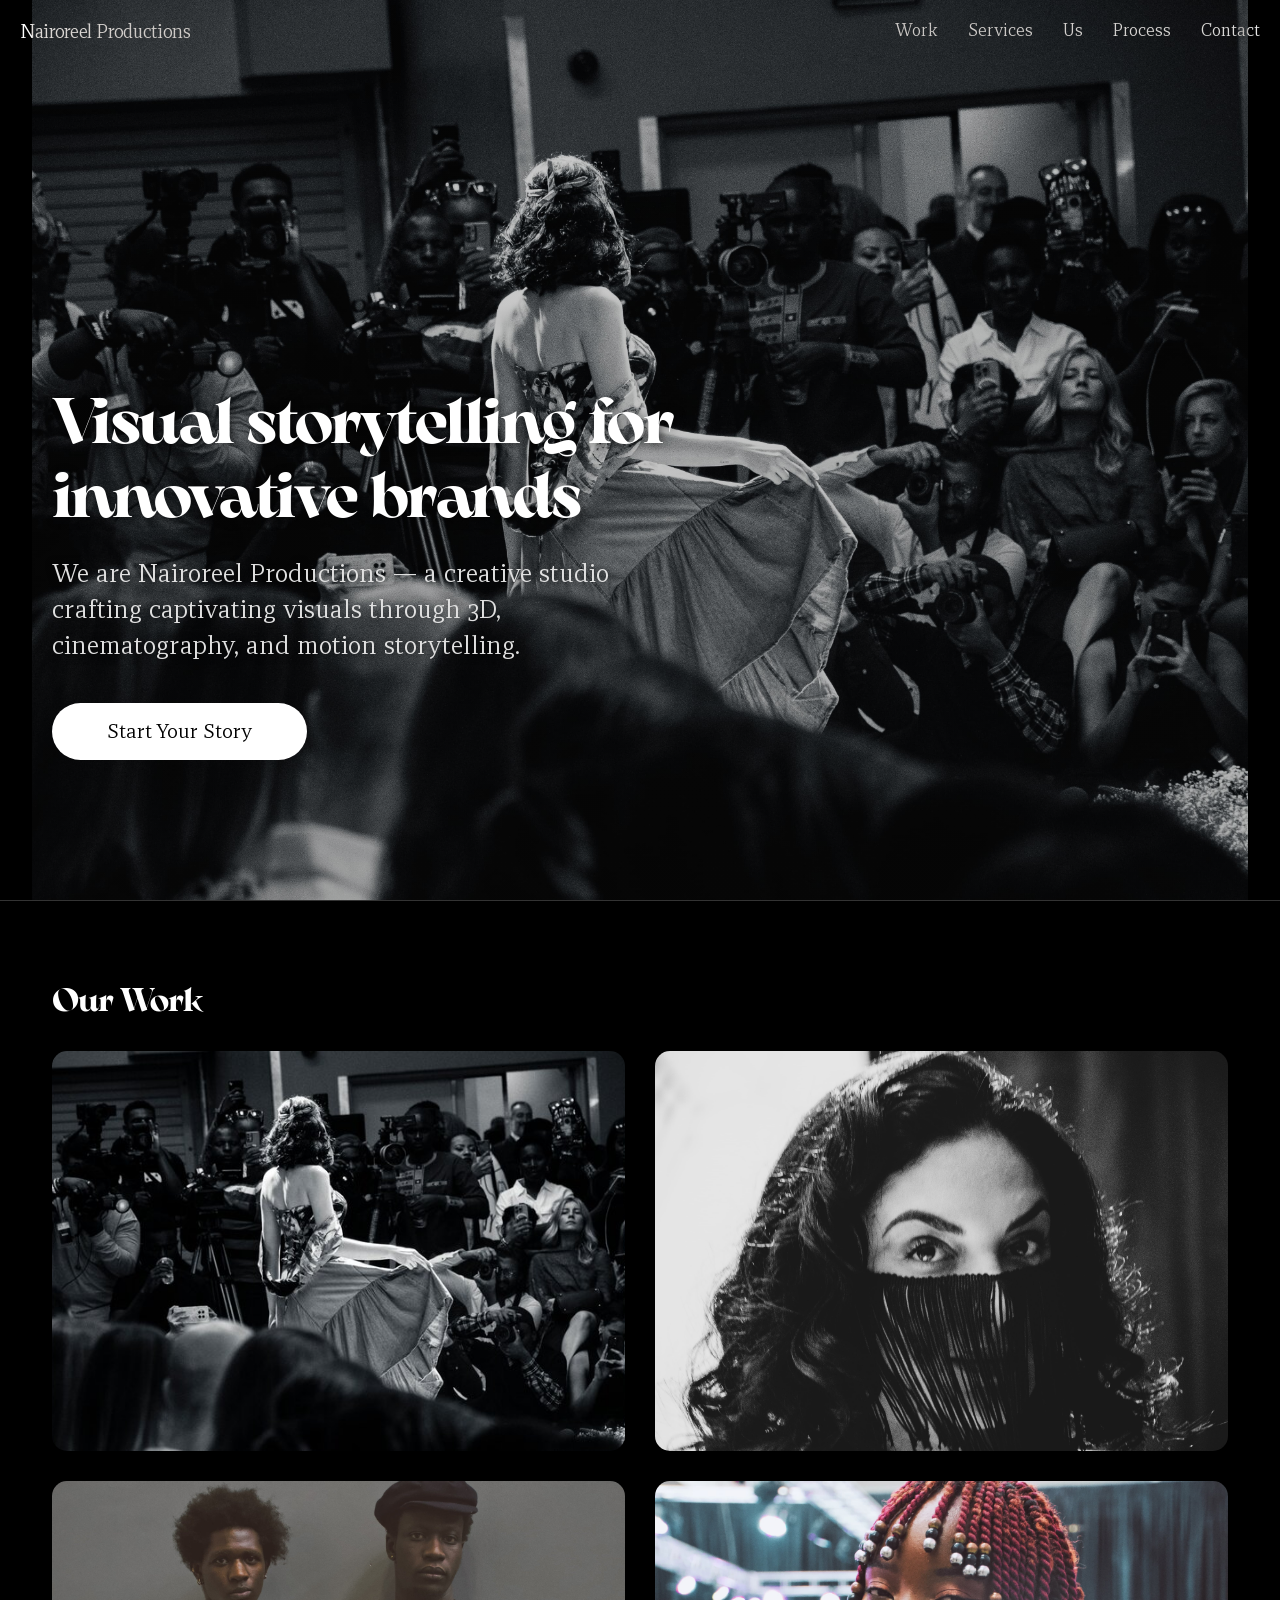
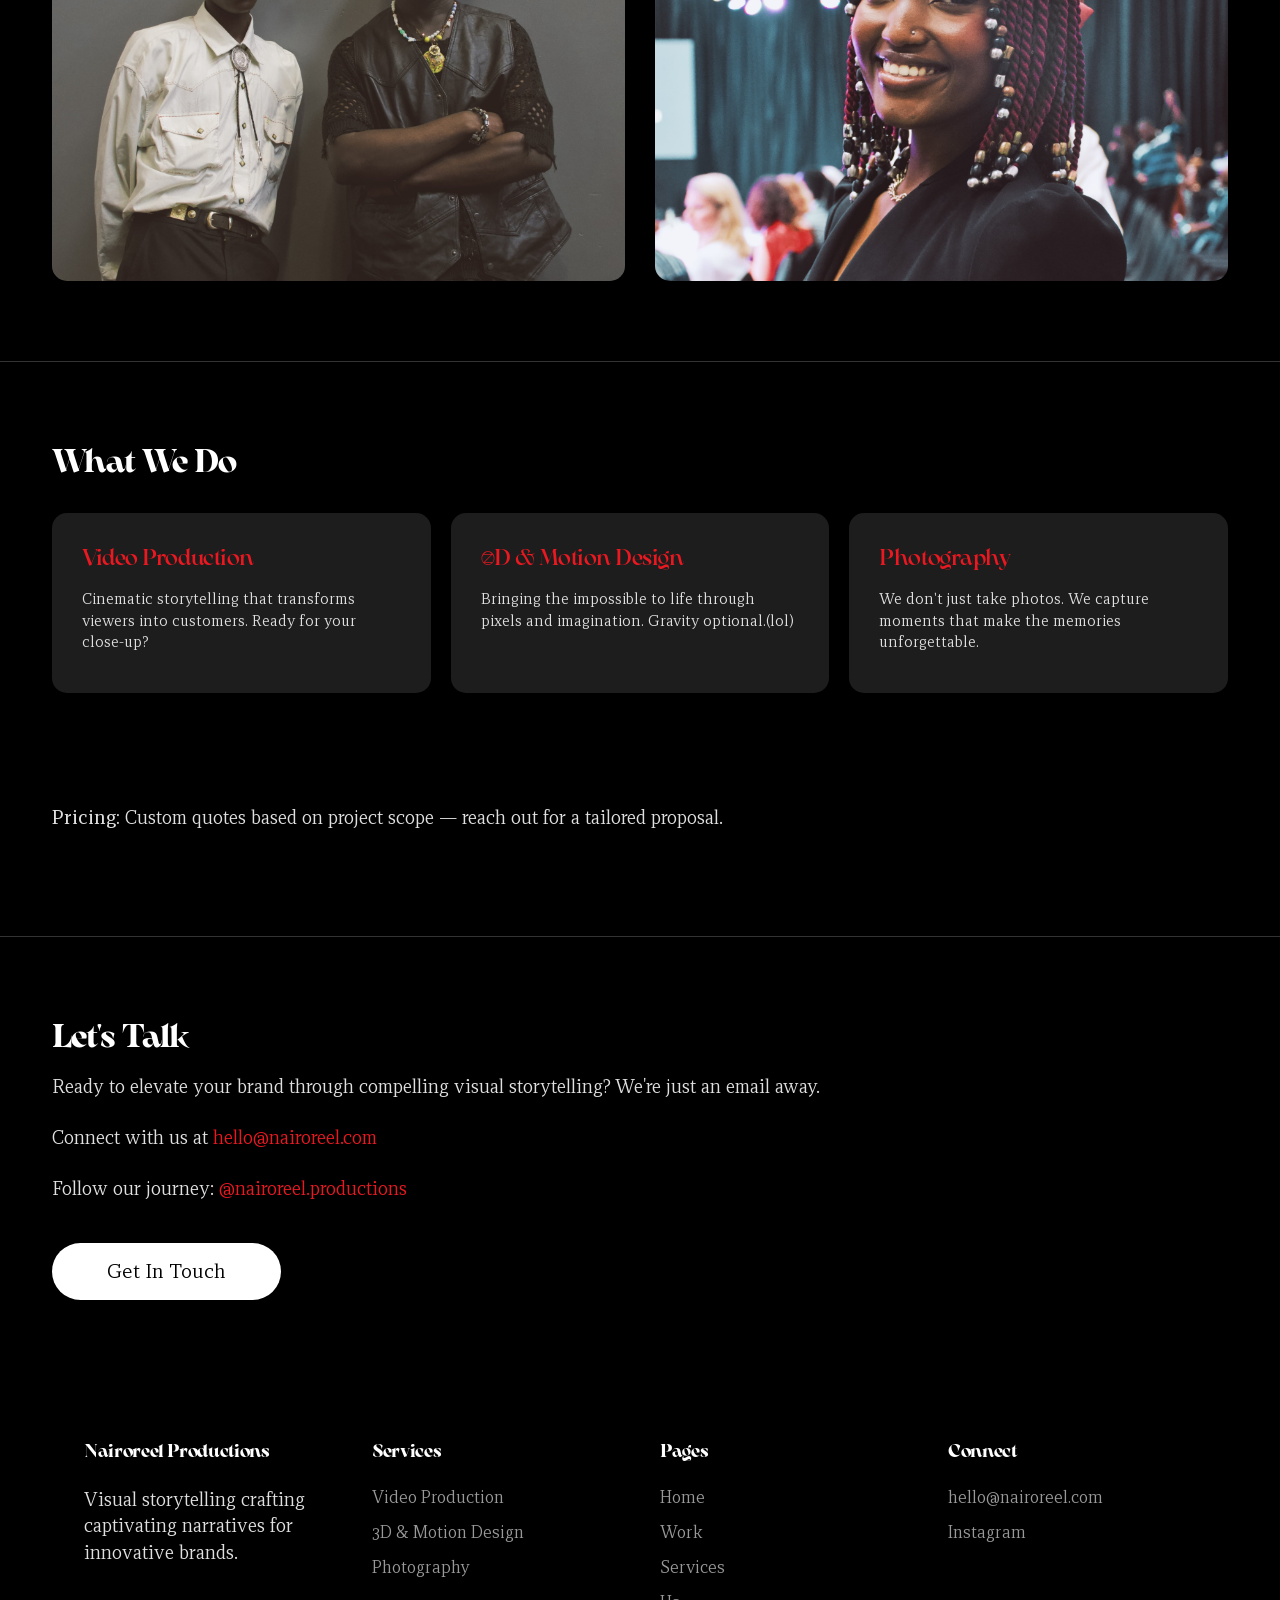
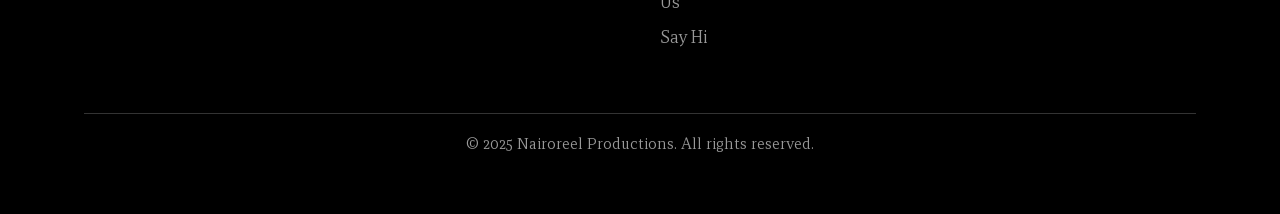
<file: index.html>
<!doctype html>
<html lang="en">

<head>
    <meta charset="utf-8">
    <meta name="viewport" content="width=device-width, initial-scale=1.0">
    <title>Nairoreel Productions — Visual Storytelling Studio</title>
    <meta name="description" content="Visual storytelling for innovative brands through 3D, cinematography, and motion design.">
    <link rel="stylesheet" href="css/style.css">
</head>

<body>
    <!-- Page Overlay for darkening effect -->
    <div class="page-overlay"></div>
    
    <nav>
        <div class="nav-container">
           <div class="nav-logo">
                <a href="index.html">
                    <span>Nairoreel Productions</span>
                    <span>Nairoreel Productions</span>
                </a>
            </div>
            <div class="hamburger-menu">
                <div class="hamburger-icon">
                    <span></span>
                    <span></span>
                    <span></span>
                </div>
            </div>
            <div class="nav-links">
                <a href="work.html">
                    <span>Work</span>
                    <span>Work</span>
                </a>
                <a href="services.html">
                    <span>Services</span>
                    <span>Services</span>
                </a>
                <a href="us.html">
                    <span>Us</span>
                    <span>Us</span>
                </a>
                <a href="process.html">
                    <span>Process</span>
                    <span>Process</span>
                </a>
                <a href="contact.html">
                    <span>Contact</span>
                    <span>Contact</span>
                </a>
            </div>
        </div>
    </nav>

    <header class="hero">
        <div class="hero-bg">
            <img src="assets/images/home/header landing.jpeg" alt="" class="hero-img" id="parallax-hero">
        </div>
        <div class="hero-overlay"></div>
        <div class="hero-content">
            <h1>Visual storytelling for innovative brands</h1>
            <p>We are Nairoreel Productions — a creative studio crafting captivating visuals through 3D, cinematography, and motion storytelling.</p>
            <a href="#contact" class="cta-button">Start Your Story</a>
        </div>
    </header>

    <div class="divider"></div>

    <section id="work">
        <h2>Our Work</h2>
        <div class="work-grid">
            <a href="projects/lumina.html" class="work-item">
                <img src="/assets/images/projects/image 1-thumb.jpeg" alt="LUMINA Campaign">
                <div class="work-overlay"></div>
                <div class="work-info">
                    <h3 class="work-title">LUMINA</h3>
                    <p class="work-desc">Product Launch Visuals</p>
                </div>
            </a>
            <a href="projects/atlas.html" class="work-item">
                <img src="/assets/images/projects/image 2-tumb.jpeg" alt="ATLAS Brand Film">
                <div class="work-overlay"></div>
                <div class="work-info">
                    <h3 class="work-title">ATLAS</h3>
                    <p class="work-desc">Brand Storytelling Ad</p>
                </div>
            </a>
            <a href="projects/nova.html" class="work-item">
                <img src="/assets/images/projects/image 3-thumb.jpeg" alt="NOVA Motion Design">
                <div class="work-overlay"></div>
                <div class="work-info">
                    <h3 class="work-title">NOVA</h3>
                    <p class="work-desc">3D Animated Spot</p>
                </div>
            </a>
            <a href="projects/pulse.html" class="work-item">
                <img src="/assets/images/projects/image 4-thumb.jpeg" alt="PULSE Campaign">
                <div class="work-overlay"></div>
                <div class="work-info">
                    <h3 class="work-title">PULSE</h3>
                    <p class="work-desc">Integrated Campaign</p>
                </div>
            </a>
        </div>
    </section>

    <div class="divider"></div>
	
    <section id="services">
        <h2>What We Do</h2>
        <div class="bento-grid">
            <a href="video-production.html" class="bento-item">
                <h3 class="bento-title">Video Production</h3>
                <p class="bento-desc">Cinematic storytelling that transforms viewers into customers. Ready for your close-up?</p>
            </a>
            <a href="3d-motion-design.html" class="bento-item">
                <h3 class="bento-title">3D & Motion Design</h3>
                <p class="bento-desc">Bringing the impossible to life through pixels and imagination. Gravity optional.(lol)</p>
            </a>
            <a href="photography.html" class="bento-item">
                <h3 class="bento-title">Photography</h3>
                <p class="bento-desc">We don't just take photos. We capture moments that make the memories unforgettable.</p>
            </a>
        </div>
        <div class="pricing-info">
            <p><strong>Pricing:</strong> Custom quotes based on project scope — reach out for a tailored proposal.</p>
        </div>
    </section>

    <div class="divider"></div>

    <section id="contact">
        <h2>Let's Talk</h2>
        <p>Ready to elevate your brand through compelling visual storytelling? We're just an email away.</p>
        <p>Connect with us at <a href="mailto:hello@nairoreel.com">hello@nairoreel.com</a></p>
        <p>Follow our journey: <a href="https://instagram.com/nairoreel.productions" target="_blank">@nairoreel.productions</a></p>
        <a href="mailto:hello@nairoreel.com" class="cta-button">Get In Touch</a>
    </section>

    <footer>
        <div class="footer-grid">
            <div class="footer-col">
                <h3>Nairoreel Productions</h3>
                <p>Visual storytelling crafting captivating narratives for innovative brands.</p>
            </div>
            <div class="footer-col">
                <h3>Services</h3>
                <ul>
                    <li><a href="video-production.html">Video Production</a></li>
                    <li><a href="3d-motion-design.html">3D & Motion Design</a></li>
                    <li><a href="photography.html">Photography</a></li>
                </ul>
            </div>
            <div class="footer-col">
                <h3>Pages</h3>
                <ul>
                    <li><a href="index.html">Home</a></li>
                    <li><a href="work.html">Work</a></li>
                    <li><a href="services.html">Services</a></li>
                    <li><a href="us.html">Us</a></li>
                    <li><a href="contact.html">Say Hi</a></li>
                </ul>
            </div>
            <div class="footer-col">
                <h3>Connect</h3>
                <ul>
                    <li><a href="mailto:hello@nairoreel.com">hello@nairoreel.com</a></li>
                    <li><a href="https://instagram.com/nairoreel.productions" target="_blank">Instagram</a></li>
                </ul>
            </div>
        </div>
        <div class="copyright">
            © 2025 Nairoreel Productions. All rights reserved.
        </div>
    </footer>

    <script>
        // Parallax scrolling effect for hero image
        window.addEventListener('scroll', function() {
            const parallax = document.getElementById('parallax-hero');
            if (parallax) {
                let scrollPosition = window.pageYOffset;
                parallax.style.transform = 'translateY(' + scrollPosition * 0.4 + 'px)';
            }
        });

        // Mobile menu toggle
        document.addEventListener('DOMContentLoaded', function() {
            const hamburger = document.querySelector('.hamburger-menu');
            if (hamburger) {
                hamburger.addEventListener('click', function() {
                    document.querySelector('.nav-links').classList.toggle('active');
                    document.querySelector('.hamburger-icon').classList.toggle('active');
                });
            }
        });
    </script>
</body>

</html>
</file>
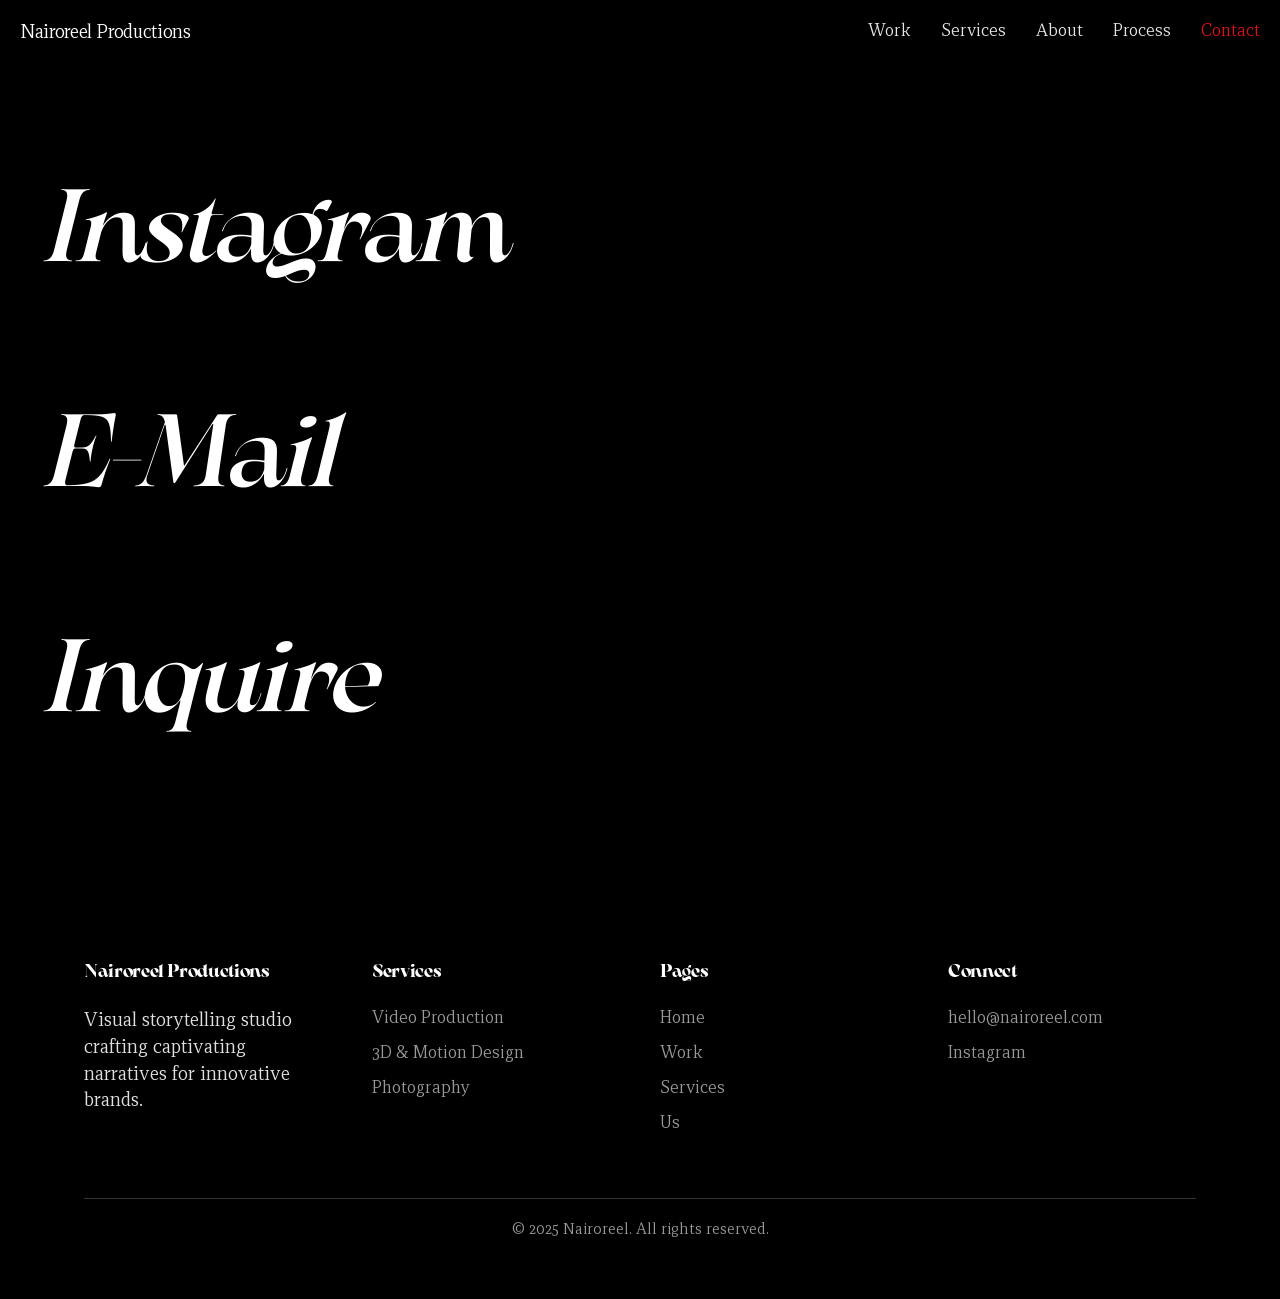
<file: contact.html>
<!doctype html>
<html lang="en">

<head>
    <meta charset="utf-8">
    <meta name="viewport" content="width=device-width, initial-scale=1.0">
    <title>Contact — Nairoreel</title>
    <meta name="description" content="Get in touch with Nairoreel - visual storytelling studio for innovative brands.">
    <link rel="stylesheet" href="css/style.css">
    <link rel="stylesheet" href="css/contact.css">
</head>

<body>
    <!-- Page Overlay for darkening effect -->
    <div class="page-overlay"></div>
    
    <nav>
        <div class="nav-container">
           <div class="nav-logo">
    <a href="index.html">
        <span>Nairoreel Productions</span>
        <span>Nairoreel Productions</span>
    </a>
</div>
            <div class="nav-links">
                <a href="work.html">
                    <span>Work</span>
                    <span>Work</span>
                </a>
                <a href="services.html">
                    <span>Services</span>
                    <span>Services</span>
                </a>
                <a href="us.html">
                    <span>About</span>
                    <span>About</span>
                </a>
                <a href="process.html">
                    <span>Process</span>
                    <span>Process</span>
                </a>
                <a href="contact.html" class="active">
                    <span>Contact</span>
                    <span>Contact</span>
                </a>
            </div>
        </div>
    </nav>

    <main class="contact-container">
        <div class="contact-links">
           <a href="https://www.instagram.com/nairoreel_productions/" target="_blank" rel="noopener noreferrer" class="contact-link">
                <div class="link-text">Instagram</div>
                <div class="link-hover-text">
                    <div class="scrolling-text">Follow Us Follow Us Follow Us Follow Us Follow Us Follow Us Follow Us Follow Us Follow Us Follow Us</div>
                </div>
            </a>
            
            <a href="mailto:hello@nairoreel.com" class="contact-link">
                <div class="link-text">E-Mail</div>
                <div class="link-hover-text">
                    <div class="scrolling-text">Write to Us Write to Us Write to Us Write to Us Write to Us Write to Us Write to Us Write to Us Write to Us</div>
                </div>
            </a>
            
            <a href="#inquiry-form" class="contact-link">
                <div class="link-text">Inquire</div>
                <div class="link-hover-text">
                    <div class="scrolling-text">Start the Journey Start the Journey Start the Journey Start the Journey Start the Journey Start the Journey</div>
                </div>
            </a>
        </div>
    </main>

    <footer>
        <div class="footer-grid">
            <div class="footer-col">
                <h3>Nairoreel Productions</h3>
                <p>Visual storytelling studio crafting captivating narratives for innovative brands.</p>
            </div>
            <div class="footer-col">
                <h3>Services</h3>
                <ul>
                    <li><a href="video-production.html">Video Production</a></li>
                    <li><a href="3d-motion-design.html">3D & Motion Design</a></li>
                    <li><a href="photography.html">Photography</a></li>
                </ul>
            </div>
            <div class="footer-col">
                <h3>Pages</h3>
                <ul>
                    <li><a href="index.html">Home</a></li>
									<li><a href="work.html">Work</a></li>
									<li><a href="services.html">Services</a></li>
                      <li><a href="us.html">Us</a></li>
                </ul>
            </div>
            <div class="footer-col">
                <h3>Connect</h3>
                <ul>
                    <li><a href="mailto:hello@nairoreel.com">hello@nairoreel.com</a></li>
                    <li><a href="https://instagram.com/nairoreel.productions" target="_blank">Instagram</a></li>
                </ul>
            </div>
        </div>
        <div class="copyright">
            © 2025 Nairoreel. All rights reserved.
        </div>
    </footer>

    <script src="js/main.js"></script>
</body>

</html>
</file>
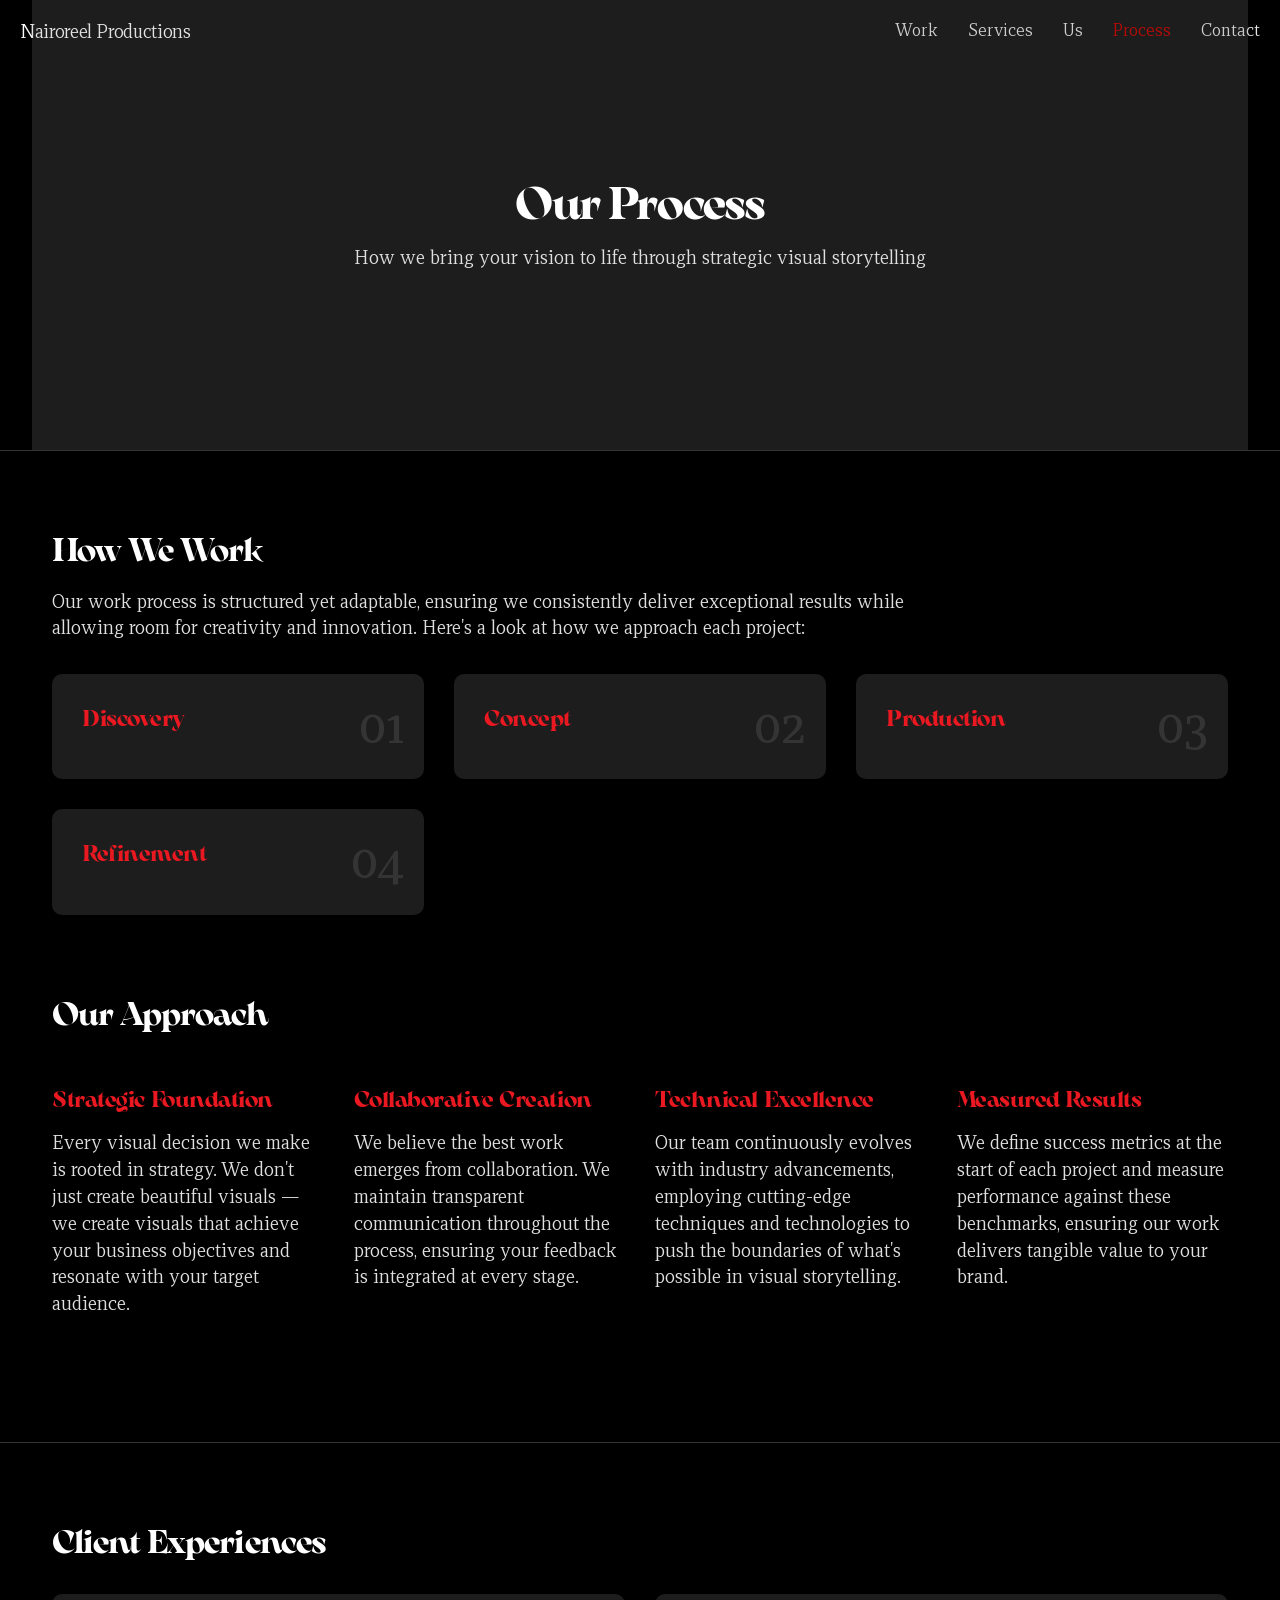
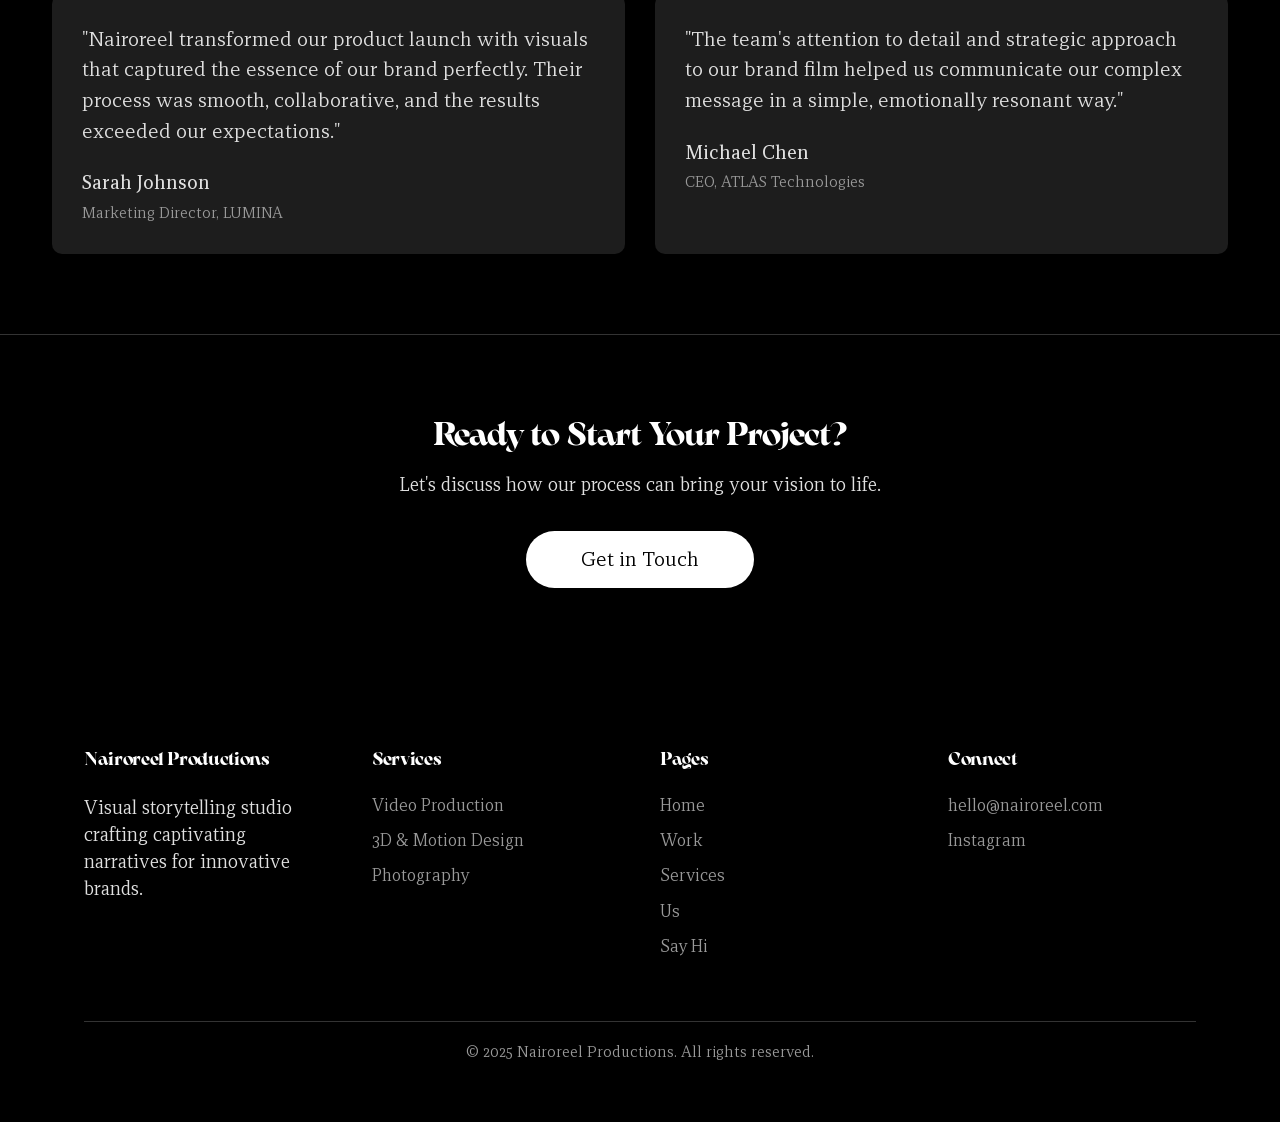
<file: process.html>
<!doctype html>
<html lang="en">

<head>
    <meta charset="utf-8">
    <meta name="viewport" content="width=device-width, initial-scale=1.0">
    <title>Our Process — Nairoreel Productions</title>
    <meta name="description" content="Our systematic approach to visual storytelling - how we create compelling visual narratives for innovative brands.">
    <link rel="stylesheet" href="css/style.css">
</head>

<body>
    <!-- Page Overlay for darkening effect -->
    <div class="page-overlay"></div>
    
    <nav>
        <div class="nav-container">
            <div class="nav-logo">
    <a href="index.html">
        <span>Nairoreel Productions</span>
        <span>Nairoreel Productions</span>
    </a>
</div>
            <div class="nav-links">
                <a href="work.html">
                    <span>Work</span>
                    <span>Work</span>
                </a>
                <a href="services.html">
                    <span>Services</span>
                    <span>Services</span>
                </a>
                <a href="us.html">
                    <span>Us</span>
                    <span>Us</span>
                </a>
                <a href="process.html" class="active">
                    <span>Process</span>
                    <span>Process</span>
                </a>
                 <a href="contact.html">
                    <span>Contact</span>
                    <span>Contact</span>
                </a>
            </div>
        </div>
    </nav>

    <header class="page-header">
        <div class="page-header-content">
            <h1>Our Process</h1>
            <p>How we bring your vision to life through strategic visual storytelling</p>
        </div>
    </header>

    <div class="divider"></div>

    <section id="process">
        <h2>How We Work</h2>
        <p class="section-intro">Our work process is structured yet adaptable, ensuring we consistently deliver exceptional results while allowing room for creativity and innovation. Here's a look at how we approach each project:</p>
        
        <div class="process-grid">
            <div class="process-item">
                <h3>Discovery</h3>
                <p class="process-desc">We start by understanding your brand, audience, and objectives to inform our creative direction. This phase includes in-depth research, stakeholder interviews, and competitive analysis to ensure our work addresses your unique challenges and opportunities.</p>
                <div class="process-number">01</div>
            </div>
            <div class="process-item">
                <h3>Concept</h3>
                <p class="process-desc">We develop creative concepts that align with your vision and strategic goals. Our collaborative ideation process explores multiple directions before refining the most promising concepts into detailed storyboards and creative briefs.</p>
                <div class="process-number">02</div>
            </div>
            <div class="process-item">
                <h3>Production</h3>
                <p class="process-desc">Our expert team executes the approved concept with meticulous attention to detail. Whether it's shooting footage, creating 3D assets, or designing motion graphics, we maintain constant communication throughout to ensure alignment with your expectations.</p>
                <div class="process-number">03</div>
            </div>
            <div class="process-item">
                <h3>Refinement</h3>
                <p class="process-desc">We fine-tune every element to perfection, ensuring the final deliverable exceeds expectations. This includes color grading, sound design, and multiple revision rounds until we achieve the perfect balance of aesthetic quality and strategic effectiveness.</p>
                <div class="process-number">04</div>
            </div>
        </div>
        
        <div class="process-detail-section">
            <h2>Our Approach</h2>
            <div class="detail-grid">
                <div class="detail-item">
                    <h3>Strategic Foundation</h3>
                    <p>Every visual decision we make is rooted in strategy. We don't just create beautiful visuals — we create visuals that achieve your business objectives and resonate with your target audience.</p>
                </div>
                <div class="detail-item">
                    <h3>Collaborative Creation</h3>
                    <p>We believe the best work emerges from collaboration. We maintain transparent communication throughout the process, ensuring your feedback is integrated at every stage.</p>
                </div>
                <div class="detail-item">
                    <h3>Technical Excellence</h3>
                    <p>Our team continuously evolves with industry advancements, employing cutting-edge techniques and technologies to push the boundaries of what's possible in visual storytelling.</p>
                </div>
                <div class="detail-item">
                    <h3>Measured Results</h3>
                    <p>We define success metrics at the start of each project and measure performance against these benchmarks, ensuring our work delivers tangible value to your brand.</p>
                </div>
            </div>
        </div>
    </section>

    <div class="divider"></div>

    <section id="testimonials">
        <h2>Client Experiences</h2>
        <div class="testimonials-grid">
            <div class="testimonial">
                <p class="quote">"Nairoreel transformed our product launch with visuals that captured the essence of our brand perfectly. Their process was smooth, collaborative, and the results exceeded our expectations."</p>
                <div class="attribution">
                    <p class="client-name">Sarah Johnson</p>
                    <p class="client-role">Marketing Director, LUMINA</p>
                </div>
            </div>
            <div class="testimonial">
                <p class="quote">"The team's attention to detail and strategic approach to our brand film helped us communicate our complex message in a simple, emotionally resonant way."</p>
                <div class="attribution">
                    <p class="client-name">Michael Chen</p>
                    <p class="client-role">CEO, ATLAS Technologies</p>
                </div>
            </div>
        </div>
    </section>

    <div class="divider"></div>

    <section id="cta-section">
        <h2>Ready to Start Your Project?</h2>
        <p>Let's discuss how our process can bring your vision to life.</p>
        <a href="index.html#contact" class="cta-button">Get in Touch</a>
    </section>

    <footer>
        <div class="footer-grid">
            <div class="footer-col">
                <h3>Nairoreel Productions</h3>
                <p>Visual storytelling studio crafting captivating narratives for innovative brands.</p>
            </div>
            <div class="footer-col">
                <h3>Services</h3>
                <ul>
                    <li><a href="index.html#services">Video Production</a></li>
                    <li><a href="index.html#services">3D & Motion Design</a></li>
                    <li><a href="index.html#services">Photography</a></li>
                </ul>
            </div>
            <div class="footer-col">
                <h3>Pages</h3>
                <ul>
                    <li><a href="index.html">Home</a></li>
									<li><a href="work.html">Work</a></li>
									<li><a href="services.html">Services</a></li>
                      <li><a href="us.html">Us</a></li>
									    <li><a href="contact.html">Say Hi</a></li>
                </ul>
            </div>
            <div class="footer-col">
                <h3>Connect</h3>
                <ul>
                    <li><a href="mailto:hello@nairoreel.com">hello@nairoreel.com</a></li>
                    <li><a href="https://instagram.com/nairoreel.productions" target="_blank">Instagram</a></li>
                </ul>
            </div>
        </div>
        <div class="copyright">
            © 2025 Nairoreel Productions. All rights reserved.
        </div>
    </footer>

    <script src="js/main.js"></script>
</body>

</html>
</file>
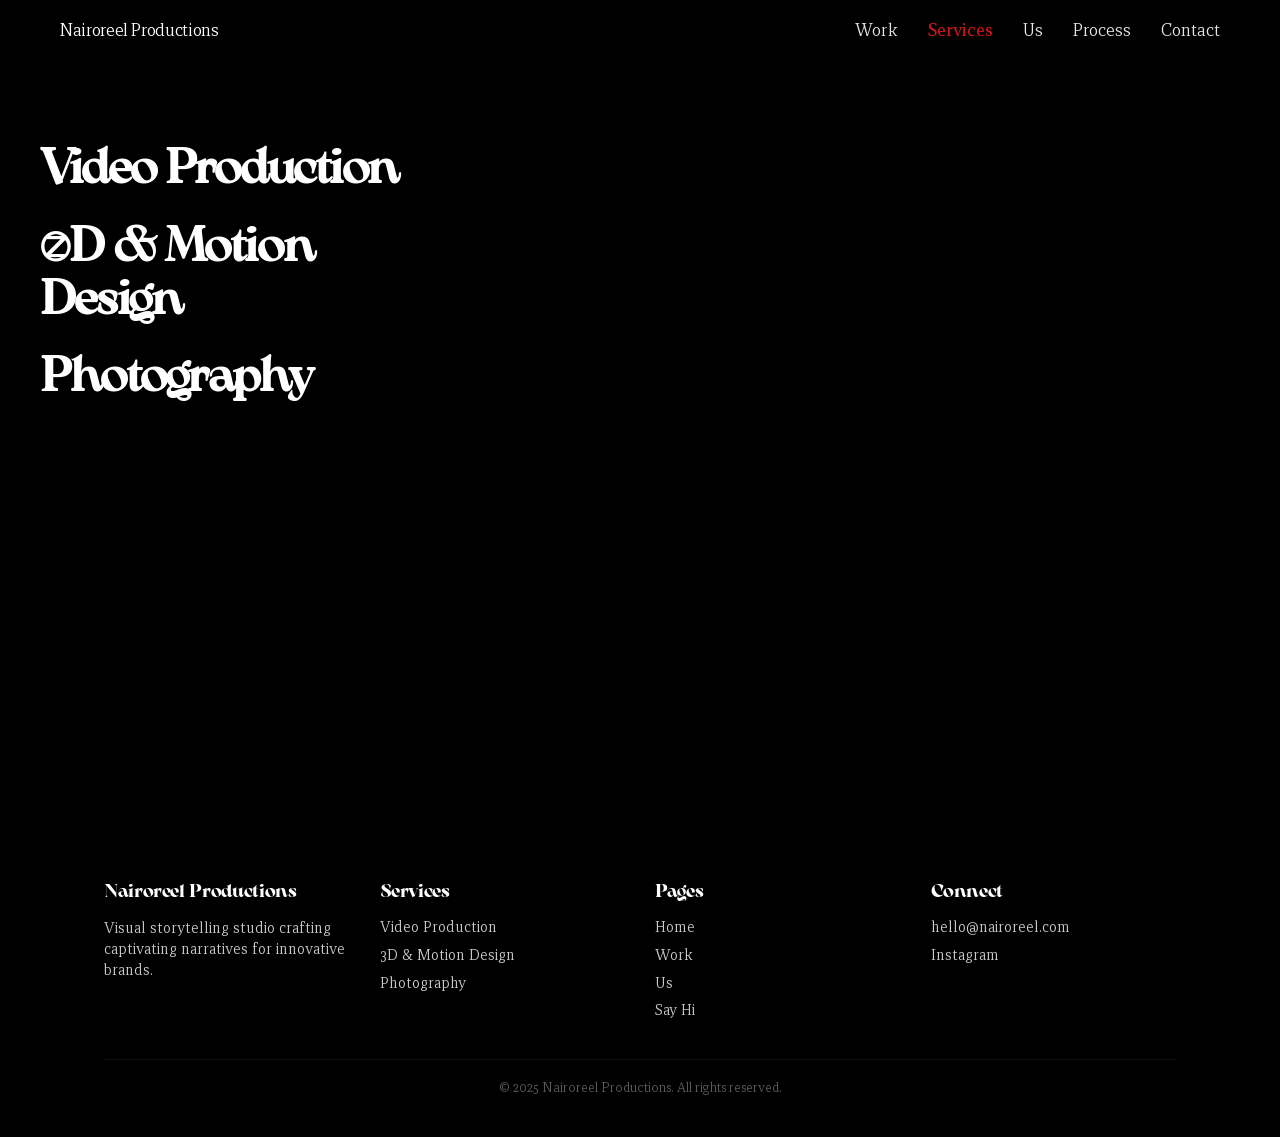
<file: services.html>
<!doctype html>
<html lang="en">

<head>
    <meta charset="utf-8">
    <meta name="viewport" content="width=device-width, initial-scale=1.0">
    <title>Our Services — Nairoreel Productions</title>
    <meta name="description" content="Explore our visual storytelling services, including video production, 3D & motion design, and photography.">
    <link rel="stylesheet" href="css/style.css">
    <link rel="stylesheet" href="css/work-dark.css">
</head>

<body class="dark-theme">
    <!-- Page Overlay for darkening effect -->
    <div class="page-overlay"></div>

    <nav class="main-nav">
        <div class="nav-container">
           <div class="nav-logo">
                <a href="index.html">
                    <span>Nairoreel Productions</span>
                    <span>Nairoreel Productions</span>
                </a>
            </div>
            <div class="nav-links">
                <a href="work.html">
                    <span>Work</span>
                    <span>Work</span>
                </a>
                <a href="services.html" class="active">
                    <span>Services</span>
                    <span>Services</span>
                </a>
                <a href="us.html">
                    <span>Us</span>
                    <span>Us</span>
                </a>
                <a href="process.html">
                    <span>Process</span>
                    <span>Process</span>
                </a>
                <a href="contact.html">
                    <span>Contact</span>
                    <span>Contact</span>
                </a>
            </div>
        </div>
    </nav>

    <main class="portfolio-container">
        <div class="project-list">
            <a href="video-production.html" class="project-item" data-image="/assets/images/Services/all by faith.webp">
                <h2>Video Production</h2>
            </a>
            <a href="3d-motion-design.html" class="project-item" data-image="/assets/images/Services/revolveV2.webp">
                <h2>3D & Motion Design</h2>
            </a>
            <a href="photography.html" class="project-item" data-image="assets/images/projects/image 1-thumb.jpeg">
                <h2>Photography</h2>
            </a>
        </div>
        <div class="project-preview">
            <div class="preview-wrapper">
                <img src="" alt="Service Preview" id="preview-image">
            </div>
        </div>
    </main>

    <footer>
        <div class="footer-grid">
            <div class="footer-col">
                <h3>Nairoreel Productions</h3>
                <p>Visual storytelling studio crafting captivating narratives for innovative brands.</p>
            </div>
            <div class="footer-col">
                <h3>Services</h3>
                <ul>
                    <li><a href="video-production.html">Video Production</a></li>
                    <li><a href="3d-motion-design.html">3D & Motion Design</a></li>
                    <li><a href="photography.html">Photography</a></li>
                </ul>
            </div>
            <div class="footer-col">
                <h3>Pages</h3>
                <ul>
                  <li><a href="index.html">Home</a></li>
									<li><a href="work.html">Work</a></li>
                      <li><a href="us.html">Us</a></li>
									    <li><a href="contact.html">Say Hi</a></li>
                </ul>
            </div>
            <div class="footer-col">
                <h3>Connect</h3>
                <ul>
                    <li><a href="mailto:hello@nairoreel.com">hello@nairoreel.com</a></li>
                    <li><a href="https://instagram.com/nairoreel.productions" target="_blank">Instagram</a></li>
                </ul>
            </div>
        </div>
        <div class="copyright">
            © 2025 Nairoreel Productions. All rights reserved.
        </div>
    </footer>

    <script src="js/main.js"></script>
    <script src="js/work-dark.js"></script>
</body>

</html>
</file>
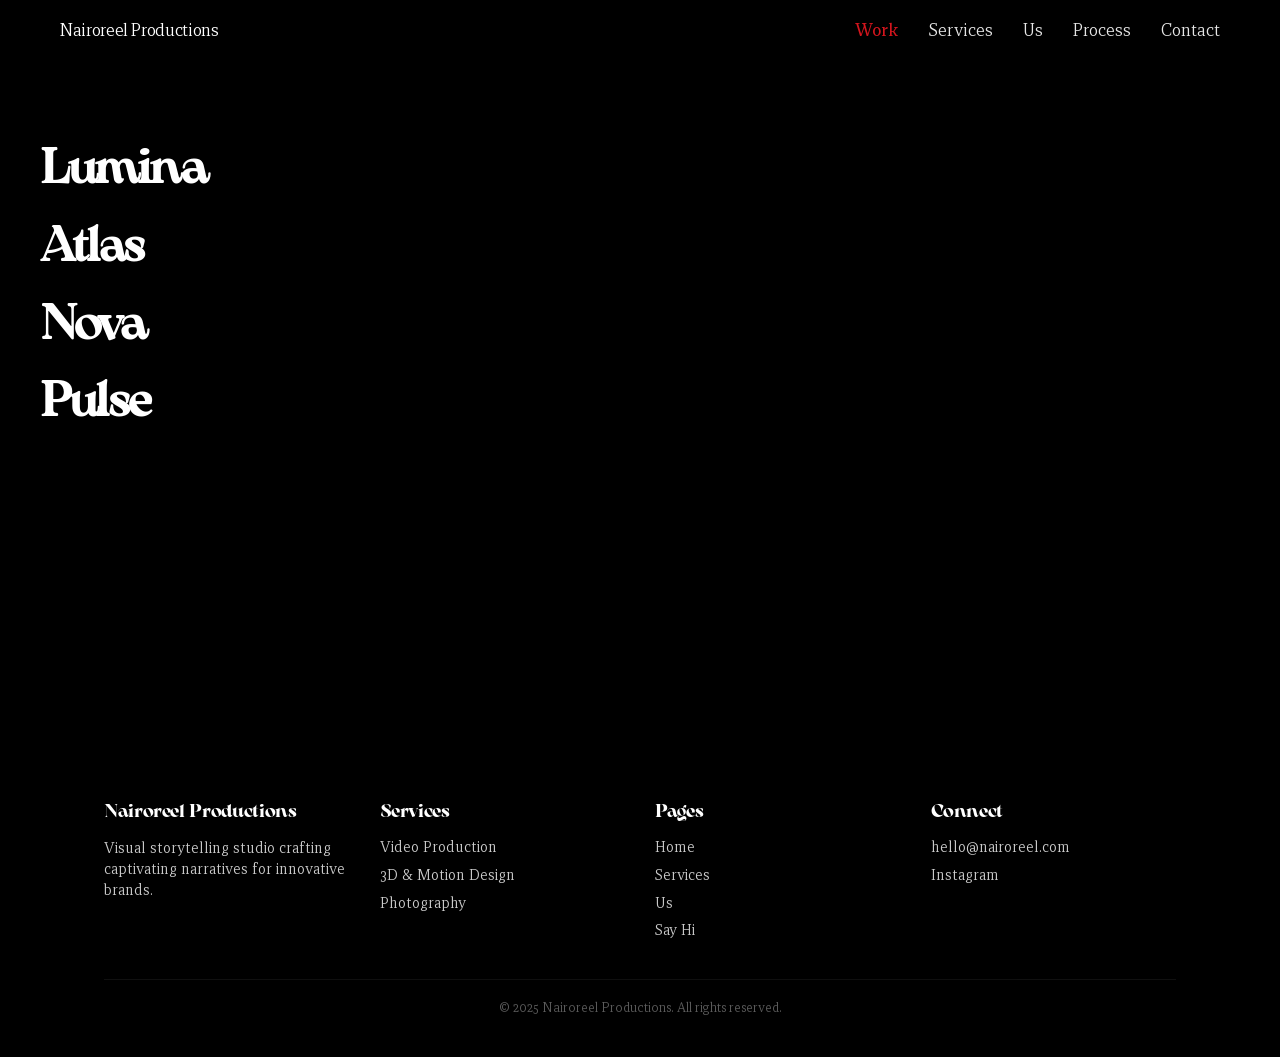
<file: work.html>
<!doctype html>
<html lang="en">

<head>
    <meta charset="utf-8">
    <meta name="viewport" content="width=device-width, initial-scale=1.0">
    <title>Our Work — Nairoreel Productions</title>
    <meta name="description" content="Explore our visual storytelling portfolio, showcasing innovative projects in 3D, cinematography, and motion design.">
    <link rel="stylesheet" href="css/style.css">
    <link rel="stylesheet" href="css/work-dark.css">
</head>

<body class="dark-theme">
    <!-- Page Overlay for darkening effect -->
    <div class="page-overlay"></div>

    <nav class="main-nav">
        <div class="nav-container">
           <div class="nav-logo">
    <a href="index.html">
        <span>Nairoreel Productions</span>
        <span>Nairoreel Productions</span>
    </a>
</div>
            <div class="nav-links">
                <a href="work.html" class="active">
                    <span>Work</span>
                    <span>Work</span>
                </a>
                <a href="services.html">
                    <span>Services</span>
                    <span>Services</span>
                </a>
                <a href="us.html">
                    <span>Us</span>
                    <span>Us</span>
                </a>
                <a href="process.html">
                    <span>Process</span>
                    <span>Process</span>
                </a>
                <a href="contact.html">
                    <span>Contact</span>
                    <span>Contact</span>
                </a>
            </div>
        </div>
    </nav>

    <main class="portfolio-container">
        <div class="project-list">
            <a href="projects/lumina.html" class="project-item" data-image="/assets/images/projects/image 1-thumb.jpeg">
                <h2>Lumina</h2>
            </a>
            <a href="projects/atlas.html" class="project-item" data-image="/assets/images/projects/image 2-tumb.jpeg">
                <h2>Atlas</h2>
            </a>
            <a href="projects/nova.html" class="project-item" data-image="/assets/images/projects/image 3-thumb.jpeg">
                <h2>Nova</h2>
            </a>
            <a href="projects/pulse.html" class="project-item" data-image="/assets/images/projects/image 4-thumb.jpeg">
                <h2>Pulse</h2>
            </a>
        </div>
        <div class="project-preview">
            <div class="preview-wrapper">
                <img src="" alt="Project Preview" id="preview-image">
            </div>
        </div>
    </main>

    <footer>
        <div class="footer-grid">
            <div class="footer-col">
                <h3>Nairoreel Productions</h3>
                <p>Visual storytelling studio crafting captivating narratives for innovative brands.</p>
            </div>
            <div class="footer-col">
                <h3>Services</h3>
                <ul>
                    <li><a href="video-production.html">Video Production</a></li>
                    <li><a href="3d-motion-design.html">3D & Motion Design</a></li>
                    <li><a href="photography.html">Photography</a></li>
                </ul>
            </div>
            <div class="footer-col">
                <h3>Pages</h3>
                <ul>
                  <li><a href="index.html">Home</a></li>
									<li><a href="services.html">Services</a></li>
                      <li><a href="us.html">Us</a></li>
									    <li><a href="contact.html">Say Hi</a></li>
                </ul>
            </div>
            <div class="footer-col">
                <h3>Connect</h3>
                <ul>
                    <li><a href="mailto:hello@nairoreel.com">hello@nairoreel.com</a></li>
                    <li><a href="https://instagram.com/nairoreel.productions" target="_blank">Instagram</a></li>
                </ul>
            </div>
        </div>
        <div class="copyright">
            © 2025 Nairoreel Productions. All rights reserved.
        </div>
    </footer>

    <script src="js/main.js"></script>
    <script src="js/work-dark.js"></script>
</body>

</html>
</file>
<file: css/style.css>
/* Base & Typography */
/* General Sans */
@font-face {
    font-family: 'ArsenicaTrial';
    src: url('../fonts/ArsenicaTrial-Bold.ttf') format('truetype');
    font-weight: 400;
    font-style: normal;
    font-display: swap;
}

@font-face {
    font-family: 'ArsenicaTrial';
    src: url('../fonts/ArsenicaTrial-Medium.ttf') format('truetype');
    font-weight: 500;
    font-style: normal;
    font-display: swap;
}

/* Recia */
@font-face {
    font-family: 'Recia';
    src: url('../fonts/Recia-Regular.woff2') format('woff2'),
         url('../fonts/Recia-Regular.woff') format('woff'),
         url('../fonts/Recia-Regular.ttf') format('truetype');
    font-weight: 400;
    font-style: italic;
    font-display: swap;
}

@font-face {
    font-family: 'Recia';
    src: url('../fonts/Recia-Medium.woff2') format('woff2'),
         url('../fonts/Recia-Medium.woff') format('woff'),
         url('../fonts/Recia-Medium.ttf') format('truetype');
    font-weight: 700;
    font-style: italic;
    font-display: swap;
}

/* Basic Styles */
:root {
    --background: #000000;
    --foreground: #ffffff;
    --text-color: #e0e0e0;
    --text-secondary: #999999;
    --accent: #EA1821;
    --border: #333333;
    --card-bg: #1d1d1d;
    --hover-bg: #252525;
    --overlay-bg: rgba(0,0,0,0.5);
}

body {
    font-family: "Recia", serif;
    margin: 0;
    padding: 0;
    line-height: 1.4;
    color: var(--text-color);
    background-color: var(--background);
    -webkit-font-smoothing: antialiased;
    position: relative;
}

* {
    box-sizing: border-box;
}

h1, h2, h3, h4, h5, h6, p {
    margin: 0;
    padding: 0;
}

h1, h2, h3, h4, h5, h6 {
    font-family: "ArsenicaTrial", serif;
    font-style: normal;
}

h1 {
    font-size: 2.8rem;
    font-weight: normal;
    letter-spacing: -0.04em;
    line-height: 1.15;
    color: var(--foreground);
    margin-bottom: 1.5rem;
}

h2 {
    font-size: 2rem;
    font-weight: normal;
    letter-spacing: -0.03em;
    line-height: 1.2;
    color: var(--foreground);
    margin-bottom: 1.2rem;
}

h3 {
    font-size: 1.4rem;
    font-weight: normal;
    letter-spacing: -0.02em;
    line-height: 1.3;
    color: var(--foreground);
}

p {
    font-size: 1.12rem;
    line-height: 1.5;
    margin-bottom: 1.5rem;
    max-width: 800px;
}

a {
    color: var(--accent);
    text-decoration: none;
    transition: opacity 0.2s ease;
}

a:hover {
    opacity: 0.8;
}

.container {
    max-width: 100%;
    width: 100%;
    margin: 0;
    padding: 0;
}

/* Layout */
header, section {
    padding: 80px 20px;
    max-width: 95%;
    margin: 0 auto;
}

.divider {
    height: 1px;
    background-color: var(--border);
    width: 100%;
    margin: 0 auto;
}

/* Page Overlay - for darkening effect */
.page-overlay {
    display: none;
	position: fixed;
    top: 0;
    left: 0;
    right: 0;
    bottom: 0;
    background-color: rgba(0,0,0,0);
    pointer-events: none;
    z-index: 90;
    transition: background-color 0.8s ease-out;
}

/* Navigation */
nav {
    position: fixed;
    top: 20px;
    left: 0;
    width: 100%;
    z-index: 100;
    mix-blend-mode: difference;
    padding: 0 20px;
}

.nav-container {
    display: flex;
    justify-content: space-between;
    align-items: center;
    max-width: 100%;
    margin: 0 auto;
}

/* Logo styling */
.nav-logo {
    font-size: 1.1rem;
    font-weight: 500;
    letter-spacing: -0.02em;
}

.nav-logo a {
    color: var(--foreground);
    text-decoration: none;
    position: relative;
    overflow: hidden;
    display: block;
    height: 20px;
}

.nav-logo a span {
    display: block;
    position: relative;
    transition: transform 0.3s ease-out;
}

.nav-logo a span:nth-child(1) {
    top: 0;
}

.nav-logo a span:nth-child(2) {
    position: absolute;
    top: 20px;
    left: 0;
}

.nav-logo a:hover span:nth-child(1) {
    transform: translateY(-20px);
}

.nav-logo a:hover span:nth-child(2) {
    transform: translateY(-20px);
}

/* Navigation links */
.nav-links {
    display: flex;
    gap: 30px;
}

.nav-links a {
    font-size: 1rem;
    font-weight: 500;
    color: var(--foreground);
    opacity: 0.9;
    position: relative;
    overflow: hidden;
    display: block;
    height: 20px;
}

.nav-links a span {
    display: block;
    position: relative;
    transition: transform 0.3s ease-out;
}

.nav-links a span:nth-child(1) {
    top: 0;
}

.nav-links a span:nth-child(2) {
    position: absolute;
    top: 20px;
    left: 0;
}

.nav-links a:hover span:nth-child(1) {
    transform: translateY(-20px);
}

.nav-links a:hover span:nth-child(2) {
    transform: translateY(-20px);
}

.nav-links a.active {
    color: var(--accent);
}

/* Hamburger Menu */
.hamburger-menu {
    display: none;
    cursor: pointer;
    z-index: 102;
}

.hamburger-icon {
    width: 30px;
    height: 20px;
    position: relative;
}

.hamburger-icon span {
    display: block;
    position: absolute;
    height: 2px;
    width: 100%;
    background: var(--foreground);
    border-radius: 9px;
    opacity: 1;
    transform: rotate(0deg);
    transition: .25s ease-in-out;
}

.hamburger-icon span:nth-child(1) {
    top: 0px;
}

.hamburger-icon span:nth-child(2) {
    top: 9px;
}

.hamburger-icon span:nth-child(3) {
    top: 18px;
}

.hamburger-icon.active span:nth-child(1) {
    top: 9px;
    transform: rotate(135deg);
}

.hamburger-icon.active span:nth-child(2) {
    opacity: 0;
    left: -60px;
}

.hamburger-icon.active span:nth-child(3) {
    top: 9px;
    transform: rotate(-135deg);
}

/* Hero Section - Home */
.hero {
    height: 100vh;
    width: 100%;
    position: relative;
    overflow: hidden;
    display: flex;
    flex-direction: column;
    justify-content: flex-end; /* Changed from center to flex-end */
    align-items: flex-start;
    padding: 80px 20px 140px; /* Increased bottom padding to move content lower */
}

.hero-bg {
    position: absolute;
    top: 0;
    left: 0;
    width: 100%;
    height: 100%;
    z-index: -2;
}

.hero-img {
    width: 100%;
    height: 100%;
    object-fit: cover;
}

.hero-content {
    position: relative;
    z-index: 1;
    max-width: 900px;
}

.hero-overlay {
    position: absolute;
    top: 0;
    left: 0;
    width: 100%;
    height: 100%;
    background: linear-gradient(to bottom, rgba(18,18,18,0.2) 0%, rgba(18,18,18,0.3) 100%); /* Made much lighter */
    z-index: -1;
}

/* Increased font sizes for hero text */
.hero h1 {
    font-size: 4rem; /* Increased from 2.8rem */
    font-weight: normal;
    letter-spacing: -0.04em;
    line-height: 1.15;
    color: var(--foreground);
    margin-bottom: 1.5rem;
    animation: fadeUp 1s ease-out forwards;
    text-shadow: 2px 2px 10px rgba(0,0,0,0.5); /* Added shadow for better readability */
}

.hero p {
    font-size: 1.5rem; /* Increased from 1.12rem */
    line-height: 1.5;
    max-width: 600px;
    opacity: 0;
    animation: fadeUp 1s ease-out 0.2s forwards;
    text-shadow: 1px 1px 8px rgba(0,0,0,0.5); /* Added shadow for better readability */
}

/* Page Header - Inner pages */
.page-header {
    height: 50vh;
    min-height: 300px;
    display: flex;
    flex-direction: column;
    justify-content: center;
    align-items: center;
    text-align: center;
    padding-top: 80px;
    position: relative;
    background-color: var(--card-bg);
}

.page-header-content {
    position: relative;
    z-index: 1;
    max-width: 800px;
}

.page-header h1 {
    margin-bottom: 1rem;
    animation: fadeUp 1s ease-out forwards;
}

.page-header p {
    margin: 0 auto;
    opacity: 0;
    animation: fadeUp 1s ease-out 0.2s forwards;
}

/* Project Header - Project detail pages */
.project-header {
    height: 70vh;
    min-height: 400px;
    display: flex;
    flex-direction: column;
    justify-content: flex-end;
    align-items: flex-start;
    padding: 120px 20px 80px;
    position: relative;
    overflow: hidden;
}

.project-hero-img {
    position: absolute;
    top: 0;
    left: 0;
    width: 100%;
    height: 100%;
    z-index: -2;
}

.project-hero-img img {
    width: 100%;
    height: 100%;
    object-fit: cover;
}

.project-hero-overlay {
    position: absolute;
    top: 0;
    left: 0;
    width: 100%;
    height: 100%;
    background: linear-gradient(to top, rgba(18,18,18,1) 0%, rgba(18,18,18,0) 100%);
    z-index: -1;
}

.project-header-content {
    position: relative;
    z-index: 1;
    max-width: 100%;
    width: 100%;
    margin: 0 auto;
}

.project-header h1 {
    font-size: 3.5rem;
    margin-bottom: 0.5rem;
}

.project-subtitle {
    font-size: 1.5rem;
    color: var(--accent);
    margin-bottom: 0;
}

/* Call to Action */
.cta-button {
    display: inline-block;
    background-color: var(--foreground);
    color: var(--background);
    padding: 15px 55px; /* Made button slightly larger */
    border-radius: 48px;
    font-weight: 500;
    font-size: 1.2rem;
    margin-top: 1rem;
    transition: all 0.3s ease;
    opacity: 0;
    animation: fadeUp 1s ease-out 0.4s forwards;
}

.cta-button:hover {
    background-color: var(--accent);
    color: var(--foreground);
    transform: translateY(-2px);
}

/* Work Grid */
.work-grid, .more-projects-grid {
    display: grid;
    grid-template-columns: repeat(2, 1fr); /* Creates exactly 2 columns */
    gap: 30px; /* Increased gap for more spacing */
    margin-top: 2rem;
}

/* Make the images/projects larger */
.work-grid > *, .more-projects-grid > * {
    height: 400px; /* Set a fixed height or adjust as needed */
    width: 100%; /* Take full width of grid cell */
}

.work-item {
    position: relative;
    overflow: hidden;
    border-radius: 15px;
    aspect-ratio: 16 / 10;
    background-color: var(--card-bg);
    transition: transform 0.3s ease;
}

.work-item:hover {
    transform: translateY(-5px);
}

.work-item img {
    width: 100%;
    height: 100%;
    object-fit: cover;
    transition: all 0.5s ease;
}

.work-item:hover img {
    transform: scale(1.03);
}

.work-info {
    position: absolute;
    bottom: 20px;
    left: 20px;
    right: 20px;
    color: var(--foreground);
    z-index: 2;
    opacity: 0;
    transition: opacity 0.3s ease;
}

.work-item:hover .work-info {
    opacity: 1;
}

.work-overlay {
    position: absolute;
    top: 0;
    left: 0;
    width: 100%;
    height: 100%;
    background: linear-gradient(to top, rgba(0,0,0,0.7) 0%, rgba(0,0,0,0) 50%);
    opacity: 0;
    transition: opacity 0.3s ease;
}

.bento-item:hover .bento-title,
.work-item:hover .work-title {
    color: var(--accent);
    transition: color 0.3s ease;
}

.work-item:hover .work-overlay {
    opacity: 1;
}

.work-title {
    font-size: 1.4rem;
    font-weight: 500;
    margin-bottom: 0.5rem;
	  color: var(--accent);
    transition: color 0.3s ease;
}

.work-desc {
    font-size: 1rem;
    opacity: 0.8;
    margin: 0;
}

/* Services(What we Do) - Bento Box Layout */
.bento-grid {
    display: grid;
    grid-template-columns: repeat(3, 1fr);
    gap: 20px;
    margin-top: 2rem;
    margin-bottom: 3rem;
}

/* Work-style hover animation for bento items */
.bento-item {
    background-color: var(--card-bg);
    border-radius: 15px;
    padding: 30px;
    position: relative;
    overflow: hidden;
    min-height: 180px;
    transition: transform 0.3s ease;
}

.bento-item:hover {
    transform: translateY(-5px);
}

.bento-title {
    font-size: 1.4rem;
    font-weight: 500;
    margin-bottom: 1rem;
    color: var(--accent);
    position: relative;
    z-index: 2;
}

.bento-desc {
    font-size: 0.9rem;
	  color: var(--text-color);
    line-height: 1.5;
    margin: 0;
    position: relative;
    z-index: 2;
}

.bento-icon {
    position: absolute;
    bottom: 20px;
    right: 20px;
    font-size: 3rem;
    color: var(--foreground);
    opacity: 0.1;
    
}

.bento-item:hover .bento-icon {
    opacity: 0.2;
}

/* Pricing info - Services Section */
.pricing-info {
    margin-top: 6rem; /* Increased margin to create space */
    padding-top: 1rem;
}

/* Team Section */
.team-section {
    display: flex;
    flex-wrap: wrap;
    gap: 30px;
    margin-top: 2rem;
}

.team-member {
    flex: 1;
    min-width: 300px;
}

.team-image {
    width: 100%;
    aspect-ratio: 1/1;
    border-radius: 15px;
    object-fit: cover;
    margin-bottom: 1rem;
}

.team-name {
    font-size: 1.4rem;
    font-weight: 500;
    margin-bottom: 0.5rem;
}

.team-role {
    font-size: 1rem;
    color: var(--accent);
    margin-bottom: 1rem;
}

.team-social {
    display: flex;
    gap: 10px;
} 

.team-social a {
    color: var(--text-secondary);
}

.team-social a:hover {
    color: var(--accent);
}

/* Process Section */
.process-grid {
    display: grid;
    grid-template-columns: repeat(auto-fill, minmax(300px, 1fr));
    gap: 30px;
    margin-top: 2rem;
}

.process-item {
    background-color: var(--card-bg);
    padding: 30px;
    border-radius: 10px;
    transition: all 0.3s ease;
    position: relative;
    overflow: hidden;
    min-height: 100px;
    z-index: 1;
}

.process-item:hover {
    background-color: var(--hover-bg);
    transform: translateY(-5px);
    z-index: 91; /* Above the overlay when hovered */
}

.process-item:hover ~ .page-overlay {
    background-color: var(--overlay-bg);
}

.process-item h3 {
    color: var(--accent);
    margin-bottom: 1rem;
    position: relative;
    z-index: 2;
}

.process-desc {
    max-height: 0;
    opacity: 0;
    overflow: hidden;
    transition: max-height 0.5s ease, opacity 0.3s ease;
    position: relative;
    z-index: 2;
    margin: 0;
}

.process-item:hover .process-desc {
    max-height: 500px;
    opacity: 1;
}

.process-number {
    position: absolute;
    bottom: 20px;
    right: 20px;
    font-size: 3rem;
    font-weight: 700;
    color: var(--foreground);
    opacity: 0.1;
    transition: opacity 0.3s ease;
}

.process-item:hover .process-number {
    opacity: 0.2;
}

.section-intro {
    margin-bottom: 2rem;
    max-width: 900px;
}

/* Process Detail Section */
.process-detail-section {
    margin-top: 5rem;
}

.detail-grid {
    display: grid;
    grid-template-columns: repeat(auto-fill, minmax(250px, 1fr));
    gap: 30px;
    margin-top: 2rem;
}

.detail-item {
    padding: 20px 0;
}

.detail-item h3 {
    margin-bottom: 1rem;
    color: var(--accent);
}

/* Testimonials */
.testimonials-grid {
    display: grid;
    grid-template-columns: repeat(auto-fill, minmax(400px, 1fr));
    gap: 30px;
    margin-top: 2rem;
}

.testimonial {
    background-color: var(--card-bg);
    padding: 30px;
    border-radius: 10px;
}

.quote {
    font-size: 1.2rem;
    line-height: 1.6;
    margin-bottom: 1.5rem;
}

.attribution {
    display: flex;
    flex-direction: column;
}

.client-name {
    font-weight: 600;
    margin-bottom: 0.3rem;
}

.client-role {
    color: var(--text-secondary);
    font-size: 0.9rem;
    margin-bottom: 0;
}

/* Project Details */
.project-details {
    padding: 40px 20px;
    max-width: 1200px;
    margin: 0 auto;
    border-bottom: 1px solid var(--border);
}

.project-info {
    display: flex;
    flex-wrap: wrap;
    gap: 60px;
}

.project-info-item h3 {
    font-size: 1.1rem;
    margin-bottom: 0.5rem;
    color: var(--text-secondary);
}

.project-info-item p {
    margin: 0;
    font-size: 1.2rem;
}

.project-overview, .project-approach, .project-results {
    padding: 80px 20px;
    max-width: 1200px;
    margin: 0 auto;
}

.project-goals {
    background-color: var(--card-bg);
    padding: 30px;
    border-radius: 10px;
    margin-top: 2rem;
}

.project-goals h3 {
    margin-bottom: 1rem;
}

.project-goals ul {
    padding-left: 20px;
}

.project-goals li {
    margin-bottom: 0.5rem;
}

.project-visual-full {
    width: 100%;
    margin: 0;
    overflow: hidden;
}

.project-visual-full img {
    width: 100%;
    height: auto;
    display: block;
}

.approach-grid {
    display: grid;
    grid-template-columns: repeat(auto-fill, minmax(300px, 1fr));
    gap: 30px;
    margin-top: 2rem;
}

.approach-item {
    background-color: var(--card-bg);
    padding: 30px;
    border-radius: 10px;
}

.approach-item h3 {
    margin-bottom: 1rem;
    color: var(--accent);
}

.project-gallery {
    display: grid;
    grid-template-columns: repeat(3, 1fr);
    gap: 20px;
    padding: 0 20px;
    max-width: 1200px;
    margin: 80px auto;
}

.gallery-item {
    overflow: hidden;
    border-radius: 10px;
}

.gallery-item img {
    width: 100%;
    height: auto;
    display: block;
    transition: transform 0.3s ease;
}

.gallery-item:hover img {
    transform: scale(1.05);
}

.video-container {
    margin-top: 2rem;
    width: 100%;
    aspect-ratio: 16 / 9;
    background-color: var(--card-bg);
    border-radius: 10px;
    overflow: hidden;
}

.video-placeholder {
    width: 100%;
    height: 100%;
    display: flex;
    flex-direction: column;
    justify-content: center;
    align-items: center;
    color: var(--text-secondary);
}

.small {
    font-size: 0.8rem;
}

.results-grid {
    display: grid;
    grid-template-columns: repeat(auto-fill, minmax(250px, 1fr));
    gap: 30px;
    margin: 2rem 0;
}

.result-item {
    background-color: var(--card-bg);
    padding: 30px;
    border-radius: 10px;
    text-align: center;
}

.result-item h3 {
    font-size: 2.5rem;
    color: var(--accent);
    margin-bottom: 1rem;
}

.project-testimonial {
    margin-top: 3rem;
}

#cta-section {
    text-align: center;
    padding: 80px 20px 100px;
}

#cta-section p {
    margin: 1rem auto;
}

/* Footer */
footer {
    padding: 60px 20px;
    max-width: 90%;
    margin: 0 auto;
}

.footer-grid {
    display: grid;
    grid-template-columns: repeat(auto-fit, minmax(200px, 1fr));
    gap: 40px;
}

.footer-col h3 {
    font-size: 1.1rem;
    margin-bottom: 1.5rem;
    color: var(--foreground);
}

.footer-col ul {
    list-style: none;
    padding: 0;
    margin: 0;
}

.footer-col li {
    margin-bottom: 0.8rem;
}

.footer-col a {
    color: var(--text-secondary);
    transition: color 0.2s ease;
}

.footer-col a:hover {
    color: var(--accent);
}

.copyright {
    text-align: center;
    margin-top: 50px;
    padding-top: 20px;
    border-top: 1px solid var(--border);
    color: var(--text-secondary);
    font-size: 0.9rem;
}

/* Animations */
@keyframes fadeUp {
    from {
        opacity: 0;
        transform: translateY(20px);
    }
    to {
        opacity: 1;
        transform: translateY(0);
    }
}

/* Responsive Design */
@media (max-width: 1024px) {
    h1 {
        font-size: 2.5rem;
    }
    
    h2 {
        font-size: 1.8rem;
    }
    
    .work-grid, .more-projects-grid {
        grid-template-columns: repeat(auto-fill, minmax(300px, 1fr));
    }
    
    .bento-grid {
        grid-template-columns: 1fr;
    }
    
    .project-gallery {
        grid-template-columns: repeat(2, 1fr);
    }
}

@media (max-width: 768px) {
    .hamburger-menu {
        display: block;
    }

    .nav-container {
        padding: 20px;
    }

    .nav-links {
        position: fixed;
        top: 0;
        right: -100%;
        width: 80%;
        max-width: 300px;
        height: 100vh;
        background-color: var(--background);
        display: flex;
        flex-direction: column;
        align-items: center;
        justify-content: center;
        gap: 40px;
        transition: right 0.3s ease;
        z-index: 101;
        padding: 20px;
    }

    .nav-links.active {
        right: 0;
        box-shadow: -5px 0px 15px rgba(0,0,0,0.3);
    }

    /* Fix for mobile menu links */
    .nav-links a {
        font-size: 1.5rem;
        height: auto;
        padding: 10px;
        width: 100%;
        text-align: center;
    }
    
    .nav-links a span:nth-child(1) {
        position: relative;
        display: block;
    }
    
    .nav-links a span:nth-child(2) {
        display: none; /* Hide the second span in mobile view */
    }
    
    /* Make sure logo still looks good on mobile */
    .nav-logo a {
        height: auto;
    }
    
    .nav-logo a span:nth-child(1) {
        position: relative;
    }
    
    .nav-logo a span:nth-child(2) {
        display: none; /* Hide the second span for logo in mobile */
    }
    
    header, section {
        padding: 60px 20px;
    }
    
    h1 {
        font-size: 2.2rem;
    }
    
    h2 {
        font-size: 1.6rem;
    }
    
    .work-grid, .more-projects-grid {
        grid-template-columns: 1fr;
    }
    
    .process-grid {
        grid-template-columns: 1fr;
    }
    
    .project-gallery {
        grid-template-columns: 1fr;
    }
    
    .project-header h1 {
        font-size: 2.5rem;
    }
    
    .hero h1 {
        font-size: 3rem; /* Slightly reduced for mobile */
    }
    
    .hero p {
        font-size: 1.2rem; /* Slightly reduced for mobile */
    }
}

@media (max-width: 480px) {
    .project-info {
        gap: 30px;
    }
    
    .testimonials-grid {
        grid-template-columns: 1fr;
    }
    
    .cta-button {
        width: 100%;
        text-align: center;
        padding: 12px 20px;
    }
    
    .hero h1 {
        font-size: 2.5rem; /* Further reduced for small mobile */
    }
}
</file>
<file: css/contact.css>
/* Contact page specific styles */

/* Apply general font */
body {
    font-family: "Recia", serif;
	}

/* Main container with full viewport height */
.contact-container {
    min-height: 100vh;
    display: flex;
    align-items: center;
    justify-content: center;
    padding: 120px 40px 40px; /* Extra padding on top for the nav */
}

/* Container for the large text links */
.contact-links {
    width: 100%;
    display: flex;
    flex-direction: column;
    justify-content: space-between;
    height: 70vh; /* Take up most of the viewport height but leave space */
}

/* Individual contact link styling */
.contact-link {
    display: block;
    position: relative;
    overflow: hidden;
    color: var(--foreground);
    text-decoration: none;
    cursor: pointer;
    height: 20vh; /* Fixed height for each link */
    transition: color 0.3s ease;
}

.contact-link:hover {
    color: var(--accent);
}

/* The main visible text */
.link-text {
    font-size: 8vw; /* Responsive font size based on viewport width */
    font-weight: 500;
	  font-family: "ArsenicaTrial", serif;
    font-style: italic;
    letter-spacing: -0.02em;
    line-height: 1;
    position: relative;
    transition: opacity 0.3s ease, transform 0.3s ease;
}

/* Container for the hover text that appears */
.link-hover-text {
    position: absolute;
    top: 0;
    left: 0;
    width: 100%;
    height: 100%;
    display: flex;
    align-items: center;
    overflow: hidden;
    opacity: 0;
    transform: translateY(10px);
    transition: opacity 0.3s ease, transform 0.3s ease;
    pointer-events: none; /* Make sure it doesn't interfere with the link */
}

/* The scrolling text inside the hover container */
.scrolling-text {
    font-size: 8vw;
    font-weight: 500;
	  font-family: "Recia", serif;
    font-style: italic;
    letter-spacing: -0.02em;
    line-height: 1;
    white-space: nowrap;
    color: var(--accent);
    position: relative;
    animation: scrollText 20s linear infinite;
}

/* On hover, hide original text and show scrolling text */
.contact-link:hover .link-text {
    opacity: 0;
    transform: translateY(-10px);
}

.contact-link:hover .link-hover-text {
    opacity: 1;
    transform: translateY(0);
}

/* Animation for infinite scrolling text */
@keyframes scrollText {
    0% {
        transform: translateX(0);
    }
    100% {
        transform: translateX(-50%); /* Move left by half the content width */
    }
}

/* Responsive adjustments */
@media (max-width: 768px) {
    .link-text, .scrolling-text {
        font-size: 14vw; /* Larger relative size on smaller screens */
    }
    
    .contact-container {
        padding: 100px 20px 20px;
    }
}

@media (max-width: 480px) {
    .link-text, .scrolling-text {
        font-size: 16vw;
    }
    
    .contact-links {
        height: 60vh;
    }
}

/* Will add a subtle fade in/out effect at the edges of the text */
.link-hover-text::before,
.link-hover-text::after {
    content: '';
    position: absolute;
    top: 0;
    bottom: 0;
    width: 30px;
    z-index: 2;
    pointer-events: none;
}

.link-hover-text::before {
    left: 0;
    background: linear-gradient(to right, var(--background), transparent);
}

.link-hover-text::after {
    right: 0;
    background: linear-gradient(to left, var(--background), transparent);
}
</file>
<file: css/work-dark.css>
/* Dark Theme Portfolio Styles */
:root {
  --bg-color: #000000;
  --text-color: #ffffff;
	--accent: #EA1821;
  --highlight-color: #b4e04b; /* Green highlight from the image */
  --nav-height: 60px;
  --transition-speed: 0.4s;
}

body.dark-theme {
  background-color: var(--bg-color);
  color: var(--text-color);
  margin: 0;
  padding: 0;
  overflow-x: hidden;
}

/* Preserve the existing page overlay */
.page-overlay {
  background-color: rgba(0, 0, 0, 0.5);
  position: fixed;
  top: 0;
  left: 0;
  width: 100%;
  height: 100%;
  z-index: -1;
}

/* Navigation Styles - Preserve original styles and enhance with dark theme */
nav.main-nav {
  position: fixed;
  top: 0;
  left: 0;
  width: 100%;
  z-index: 100;
}

.nav-container {
  width: 100%;
  display: flex;
  justify-content: space-between;
  padding: 20px 40px;
}

.nav-logo a {
  color: var(--text-color);
  text-decoration: none;
  font-size: 16px;
}

.nav-links {
  display: flex;
  gap: 30px;
}

.nav-links a {
  color: var(--text-color);
  text-decoration: none;
  position: relative;
  overflow: hidden;
}

/* Preserve the original double-text hover effect */
.nav-links a span {
  display: block;
  transition: transform var(--transition-speed);
}

.nav-links a span:nth-child(1) {
  transform: translateY(0);
}

.nav-links a span:nth-child(2) {
  position: absolute;
  top: 0;
  transform: translateY(100%);
}

.nav-links a:hover span:nth-child(1) {
  transform: translateY(-100%);
}

.nav-links a:hover span:nth-child(2) {
  transform: translateY(0);
}

.nav-links a.active {
  font-weight: bold;
}

/* Portfolio Layout */
.portfolio-container {
  display: flex;
  min-height: 80vh;
  padding-top: var(--nav-height);
}

.project-list {
  flex: 1;
  padding: 80px 0 0 40px;
  display: flex;
  flex-direction: column;
  gap: 25px;
}

.project-item {
  display: block;
  text-decoration: none;
  color: var(--text-color);
  transition: transform var(--transition-speed), color var(--transition-speed);
}

.project-item h2 {
  font-size: 48px;
  font-weight: 700;
  margin: 0;
  line-height: 1.1;
}

.project-item:hover {
  color: var(--accent);
  transform: translateX(10px);
}

/* Project Preview */
.project-preview {
  flex: 2;
  display: flex;
  align-items: center;
  justify-content: center;
  padding: 80px 40px;
}

.preview-wrapper {
  width: 100%;
  height: 100%;
  display: flex;
  align-items: center;
  justify-content: center;
  overflow: hidden;
}

#preview-image {
  max-width: 100%;
  max-height: 70vh;
  opacity: 0;
  transform: translateY(20px);
  transition: opacity var(--transition-speed), transform var(--transition-speed);
}

#preview-image.visible {
  opacity: 1;
  transform: translateY(0);
}

/* Footer Styles - Make compatible with dark theme */
footer {
  background-color: var(--bg-color);
  color: var(--text-color);
  margin-top: 40px;
  padding: 40px;
}

.footer-grid {
  display: grid;
  grid-template-columns: repeat(4, 1fr);
  gap: 30px;
}

.footer-col h3 {
  font-size: 18px;
  margin-bottom: 15px;
}

.footer-col p, .footer-col ul {
  font-size: 14px;
  opacity: 0.8;
}

.footer-col ul {
  list-style: none;
  padding: 0;
  margin: 0;
}

.footer-col ul li {
  margin-bottom: 8px;
}

.footer-col a {
  color: var(--text-color);
  text-decoration: none;
  transition: color var(--transition-speed);
}

.footer-col a:hover {
  color: var(--accent);
}

.copyright {
  margin-top: 30px;
  padding-top: 20px;
  border-top: 1px solid rgba(255, 255, 255, 0.1);
  font-size: 12px;
  opacity: 0.6;
}

/* Responsive Styles */
@media (max-width: 992px) {
  .portfolio-container {
    flex-direction: column;
  }
  
  .project-list {
    width: 100%;
    padding: 60px 20px 30px;
  }
  
  .project-item h2 {
    font-size: 36px;
  }
  
  .project-preview {
    display: none; /* Hide previews on mobile */
  }
  
  .footer-grid {
    grid-template-columns: repeat(2, 1fr);
  }
}

@media (max-width: 768px) {
  .nav-container {
    padding: 20px;
  }
  
  .nav-links {
    gap: 15px;
  }
  
  .project-item h2 {
    font-size: 28px;
  }
  
  .footer-grid {
    grid-template-columns: 1fr;
  }
}
</file>
